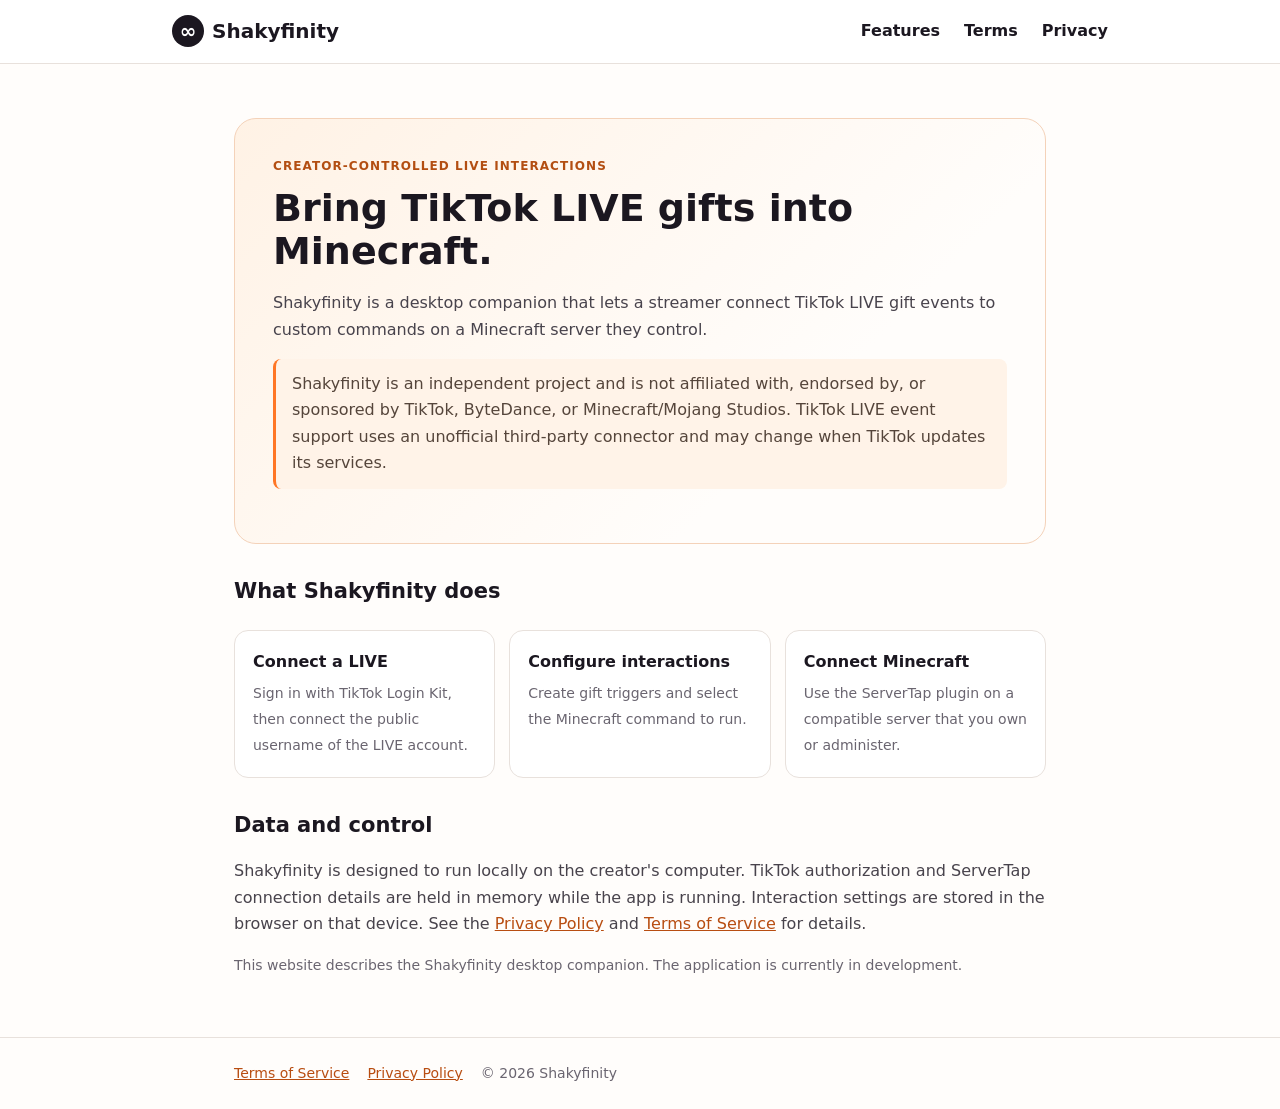
<file: index.html>
<!doctype html>
<html lang="en"><head><meta charset="utf-8"><meta name="viewport" content="width=device-width,initial-scale=1"><title>Shakyfinity — TikTok LIVE to Minecraft</title><meta name="description" content="Shakyfinity connects TikTok LIVE gift events to creator-configured Minecraft actions."><link rel="stylesheet" href="styles.css"></head>
<body><header><nav><a class="brand" href="index.html"><span class="mark">∞</span>Shakyfinity</a><a href="#features">Features</a><a href="terms.html">Terms</a><a href="privacy.html">Privacy</a></nav></header>
<main class="wrap"><section class="hero"><div class="eyebrow">Creator-controlled live interactions</div><h1>Bring TikTok LIVE gifts into Minecraft.</h1><p>Shakyfinity is a desktop companion that lets a streamer connect TikTok LIVE gift events to custom commands on a Minecraft server they control.</p><p class="notice">Shakyfinity is an independent project and is not affiliated with, endorsed by, or sponsored by TikTok, ByteDance, or Minecraft/Mojang Studios. TikTok LIVE event support uses an unofficial third-party connector and may change when TikTok updates its services.</p></section>
<section id="features"><h2>What Shakyfinity does</h2><div class="cards"><article class="card"><b>Connect a LIVE</b><span class="meta">Sign in with TikTok Login Kit, then connect the public username of the LIVE account.</span></article><article class="card"><b>Configure interactions</b><span class="meta">Create gift triggers and select the Minecraft command to run.</span></article><article class="card"><b>Connect Minecraft</b><span class="meta">Use the ServerTap plugin on a compatible server that you own or administer.</span></article></div></section>
<section><h2>Data and control</h2><p>Shakyfinity is designed to run locally on the creator's computer. TikTok authorization and ServerTap connection details are held in memory while the app is running. Interaction settings are stored in the browser on that device. See the <a href="privacy.html">Privacy Policy</a> and <a href="terms.html">Terms of Service</a> for details.</p><p class="meta">This website describes the Shakyfinity desktop companion. The application is currently in development.</p></section></main>
<footer><div class="wrap" style="margin:0 auto;padding:0 24px"><a href="terms.html">Terms of Service</a><a href="privacy.html">Privacy Policy</a><span>© 2026 Shakyfinity</span></div></footer></body></html>
</file>
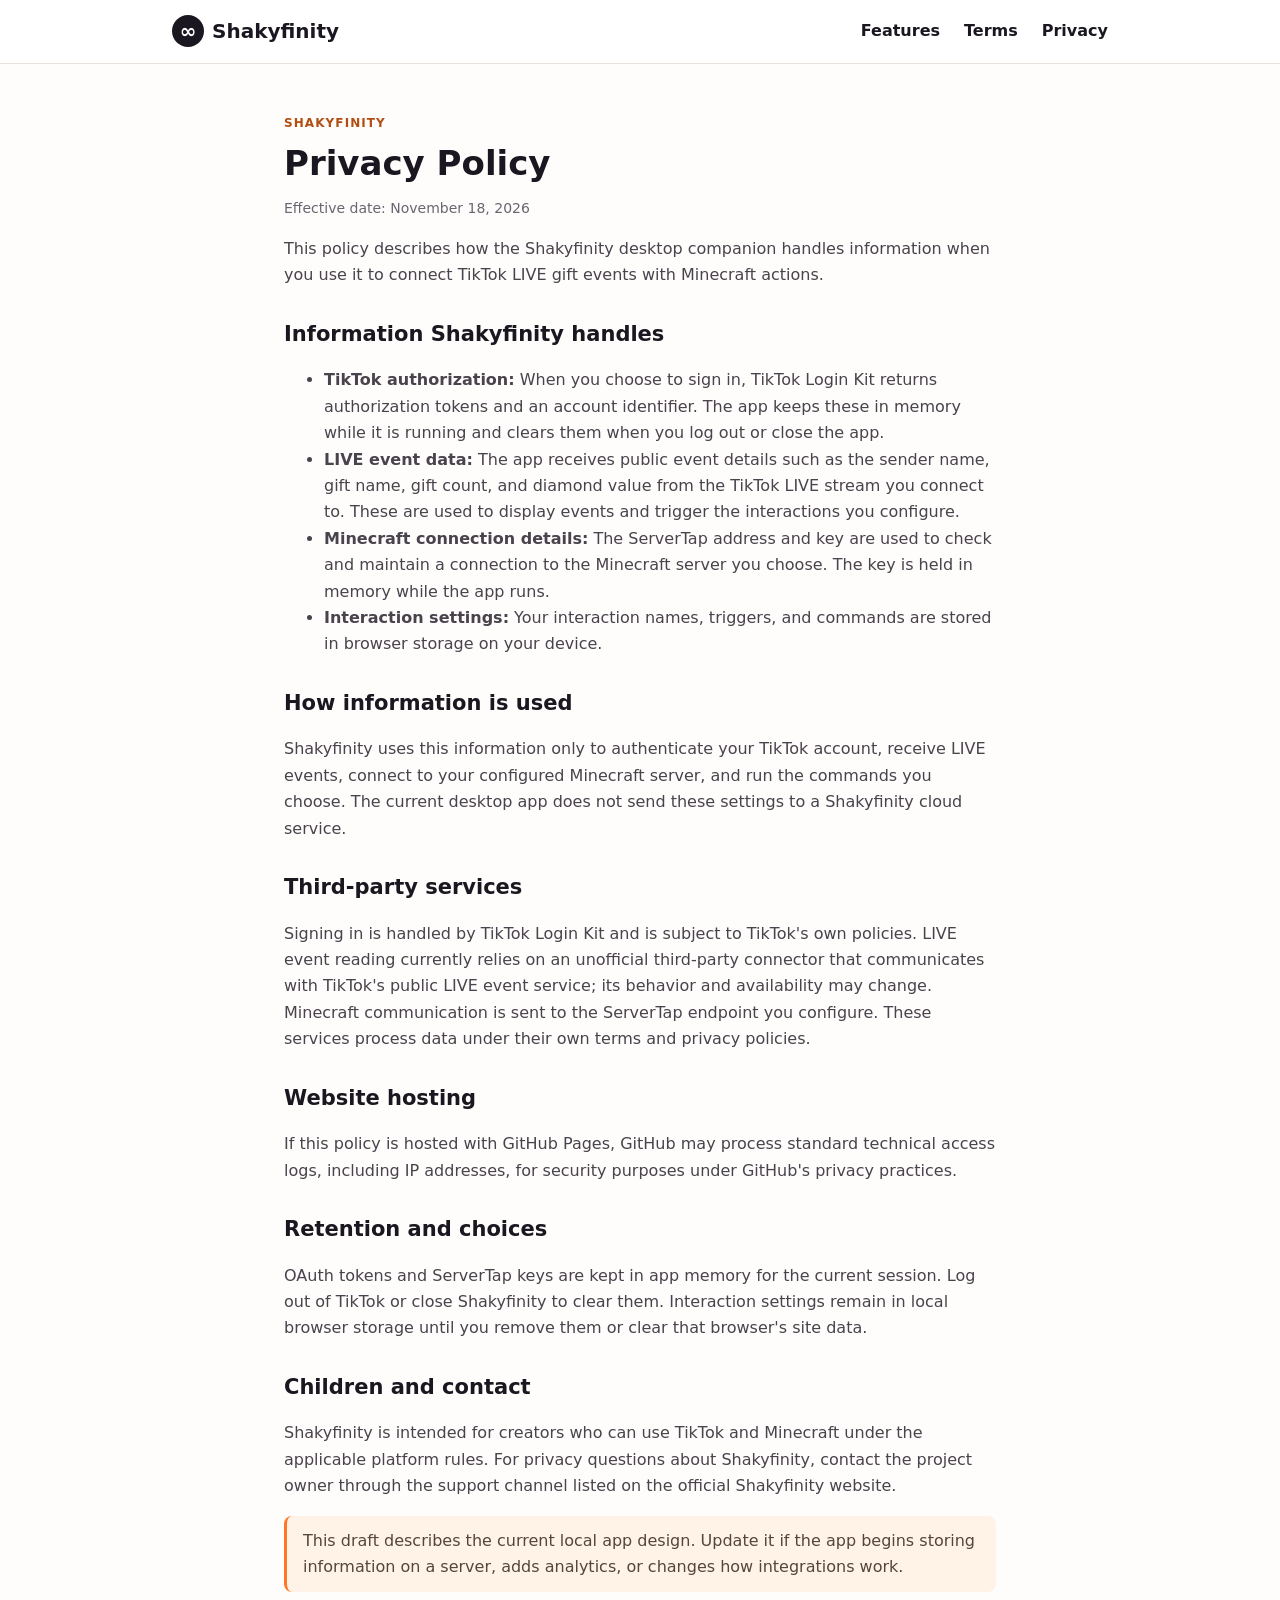
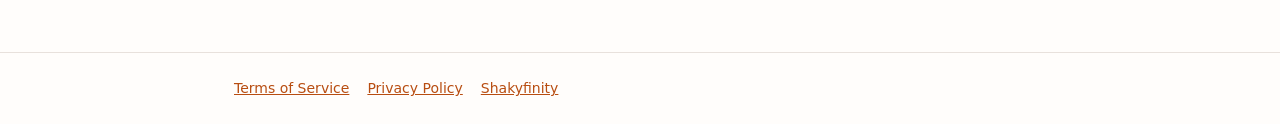
<file: privacy.html>
<!doctype html>
<html lang="en"><head><meta charset="utf-8"><meta name="viewport" content="width=device-width,initial-scale=1"><title>Privacy Policy — Shakyfinity</title><link rel="stylesheet" href="styles.css"></head>
<body><header><nav><a class="brand" href="index.html"><span class="mark">∞</span>Shakyfinity</a><a href="index.html#features">Features</a><a href="terms.html">Terms</a><a href="privacy.html">Privacy</a></nav></header><main class="content"><div class="eyebrow">Shakyfinity</div><h1>Privacy Policy</h1><p class="updated">Effective date: November 18, 2026</p>
<p>This policy describes how the Shakyfinity desktop companion handles information when you use it to connect TikTok LIVE gift events with Minecraft actions.</p>
<h2>Information Shakyfinity handles</h2><ul><li><b>TikTok authorization:</b> When you choose to sign in, TikTok Login Kit returns authorization tokens and an account identifier. The app keeps these in memory while it is running and clears them when you log out or close the app.</li><li><b>LIVE event data:</b> The app receives public event details such as the sender name, gift name, gift count, and diamond value from the TikTok LIVE stream you connect to. These are used to display events and trigger the interactions you configure.</li><li><b>Minecraft connection details:</b> The ServerTap address and key are used to check and maintain a connection to the Minecraft server you choose. The key is held in memory while the app runs.</li><li><b>Interaction settings:</b> Your interaction names, triggers, and commands are stored in browser storage on your device.</li></ul>
<h2>How information is used</h2><p>Shakyfinity uses this information only to authenticate your TikTok account, receive LIVE events, connect to your configured Minecraft server, and run the commands you choose. The current desktop app does not send these settings to a Shakyfinity cloud service.</p>
<h2>Third-party services</h2><p>Signing in is handled by TikTok Login Kit and is subject to TikTok's own policies. LIVE event reading currently relies on an unofficial third-party connector that communicates with TikTok's public LIVE event service; its behavior and availability may change. Minecraft communication is sent to the ServerTap endpoint you configure. These services process data under their own terms and privacy policies.</p>
<h2>Website hosting</h2><p>If this policy is hosted with GitHub Pages, GitHub may process standard technical access logs, including IP addresses, for security purposes under GitHub's privacy practices.</p>
<h2>Retention and choices</h2><p>OAuth tokens and ServerTap keys are kept in app memory for the current session. Log out of TikTok or close Shakyfinity to clear them. Interaction settings remain in local browser storage until you remove them or clear that browser's site data.</p>
<h2>Children and contact</h2><p>Shakyfinity is intended for creators who can use TikTok and Minecraft under the applicable platform rules. For privacy questions about Shakyfinity, contact the project owner through the support channel listed on the official Shakyfinity website.</p>
<p class="notice">This draft describes the current local app design. Update it if the app begins storing information on a server, adds analytics, or changes how integrations work.</p></main><footer><div class="wrap" style="margin:0 auto;padding:0 24px"><a href="terms.html">Terms of Service</a><a href="privacy.html">Privacy Policy</a><a href="index.html">Shakyfinity</a></div></footer></body></html>
</file>
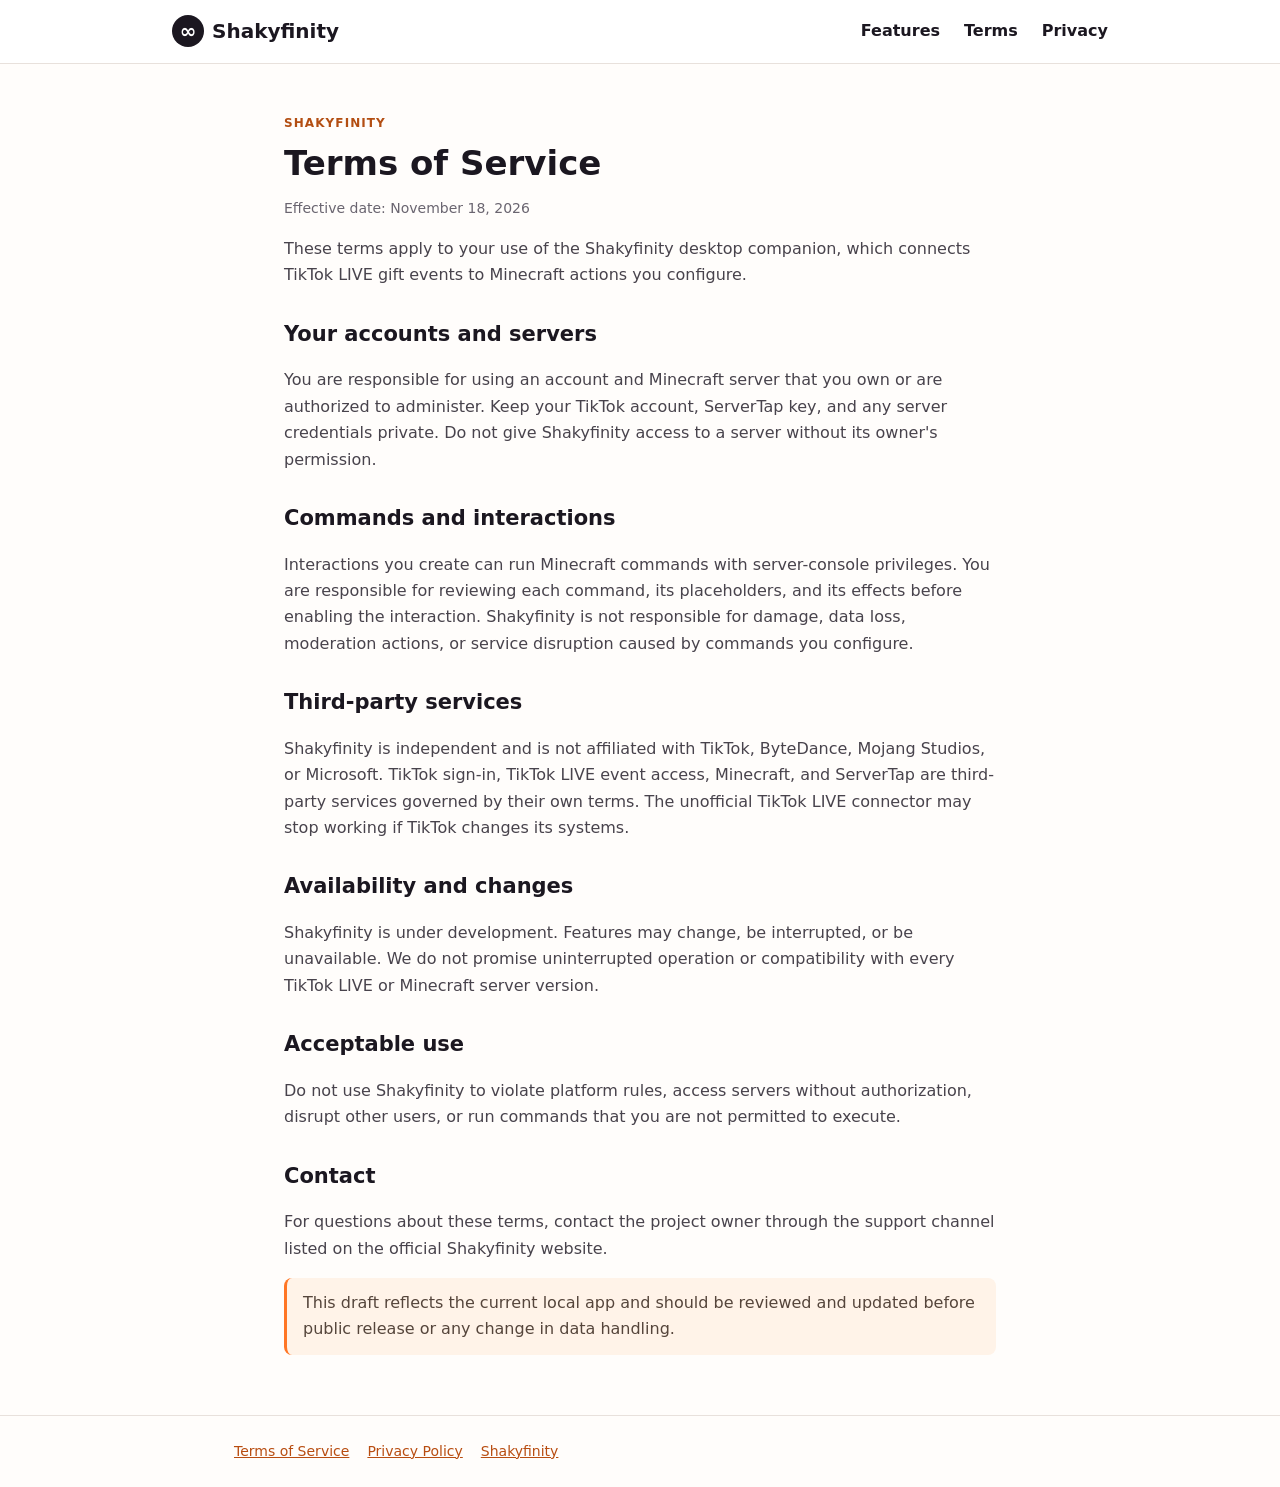
<file: terms.html>
<!doctype html>
<html lang="en"><head><meta charset="utf-8"><meta name="viewport" content="width=device-width,initial-scale=1"><title>Terms of Service — Shakyfinity</title><link rel="stylesheet" href="styles.css"></head>
<body><header><nav><a class="brand" href="index.html"><span class="mark">∞</span>Shakyfinity</a><a href="index.html#features">Features</a><a href="terms.html">Terms</a><a href="privacy.html">Privacy</a></nav></header><main class="content"><div class="eyebrow">Shakyfinity</div><h1>Terms of Service</h1><p class="updated">Effective date: November 18, 2026</p>
<p>These terms apply to your use of the Shakyfinity desktop companion, which connects TikTok LIVE gift events to Minecraft actions you configure.</p>
<h2>Your accounts and servers</h2><p>You are responsible for using an account and Minecraft server that you own or are authorized to administer. Keep your TikTok account, ServerTap key, and any server credentials private. Do not give Shakyfinity access to a server without its owner's permission.</p>
<h2>Commands and interactions</h2><p>Interactions you create can run Minecraft commands with server-console privileges. You are responsible for reviewing each command, its placeholders, and its effects before enabling the interaction. Shakyfinity is not responsible for damage, data loss, moderation actions, or service disruption caused by commands you configure.</p>
<h2>Third-party services</h2><p>Shakyfinity is independent and is not affiliated with TikTok, ByteDance, Mojang Studios, or Microsoft. TikTok sign-in, TikTok LIVE event access, Minecraft, and ServerTap are third-party services governed by their own terms. The unofficial TikTok LIVE connector may stop working if TikTok changes its systems.</p>
<h2>Availability and changes</h2><p>Shakyfinity is under development. Features may change, be interrupted, or be unavailable. We do not promise uninterrupted operation or compatibility with every TikTok LIVE or Minecraft server version.</p>
<h2>Acceptable use</h2><p>Do not use Shakyfinity to violate platform rules, access servers without authorization, disrupt other users, or run commands that you are not permitted to execute.</p>
<h2>Contact</h2><p>For questions about these terms, contact the project owner through the support channel listed on the official Shakyfinity website.</p>
<p class="notice">This draft reflects the current local app and should be reviewed and updated before public release or any change in data handling.</p></main><footer><div class="wrap" style="margin:0 auto;padding:0 24px"><a href="terms.html">Terms of Service</a><a href="privacy.html">Privacy Policy</a><a href="index.html">Shakyfinity</a></div></footer></body></html>
</file>
<file: styles.css>
:root{color-scheme:light;--ink:#1b1720;--muted:#6a6570;--line:#e8e1dc;--orange:#ff7625;--bg:#fffdfb;--soft:#fff3e8}*{box-sizing:border-box}body{margin:0;background:var(--bg);color:var(--ink);font:16px/1.65 system-ui,-apple-system,"Segoe UI",sans-serif}header{border-bottom:1px solid var(--line);background:#fff;position:sticky;top:0}nav{max-width:980px;margin:auto;padding:15px 22px;display:flex;align-items:center;gap:24px}nav a{color:var(--ink);text-decoration:none;font-weight:600}.brand{font-size:20px;font-weight:800;margin-right:auto}.mark{display:inline-grid;place-items:center;width:32px;height:32px;border-radius:50%;background:var(--ink);color:#fff;margin-right:8px}.wrap{max-width:860px;margin:54px auto;padding:0 24px}.hero{border:1px solid #f4d2b9;background:linear-gradient(135deg,#fff2e5,#fffdfb 70%);border-radius:22px;padding:38px}.eyebrow{color:#b34e12;font-weight:800;letter-spacing:.09em;text-transform:uppercase;font-size:12px}h1{font-size:38px;line-height:1.15;margin:10px 0 14px}h2{font-size:21px;margin:30px 0 8px}p,li{color:#48434c}a{color:#b84d11}.cards{display:grid;grid-template-columns:repeat(3,1fr);gap:14px;margin-top:22px}.card{border:1px solid var(--line);border-radius:14px;padding:18px;background:#fff}.card b{display:block;margin-bottom:4px}.notice{background:var(--soft);border-left:3px solid var(--orange);padding:12px 16px;border-radius:8px;color:#55453b}.meta{color:var(--muted);font-size:14px}footer{border-top:1px solid var(--line);margin-top:60px;padding:24px;color:var(--muted);font-size:14px}footer a{margin-right:18px}.content{max-width:760px;margin:50px auto;padding:0 24px}.content h1{font-size:34px}.content h2{margin-top:28px}.content .updated{color:var(--muted);font-size:14px}@media(max-width:700px){nav{gap:12px;flex-wrap:wrap}.brand{width:100%}.wrap{margin:25px auto}.hero{padding:25px}h1{font-size:30px}.cards{grid-template-columns:1fr}.content{margin:30px auto}}
</file>
